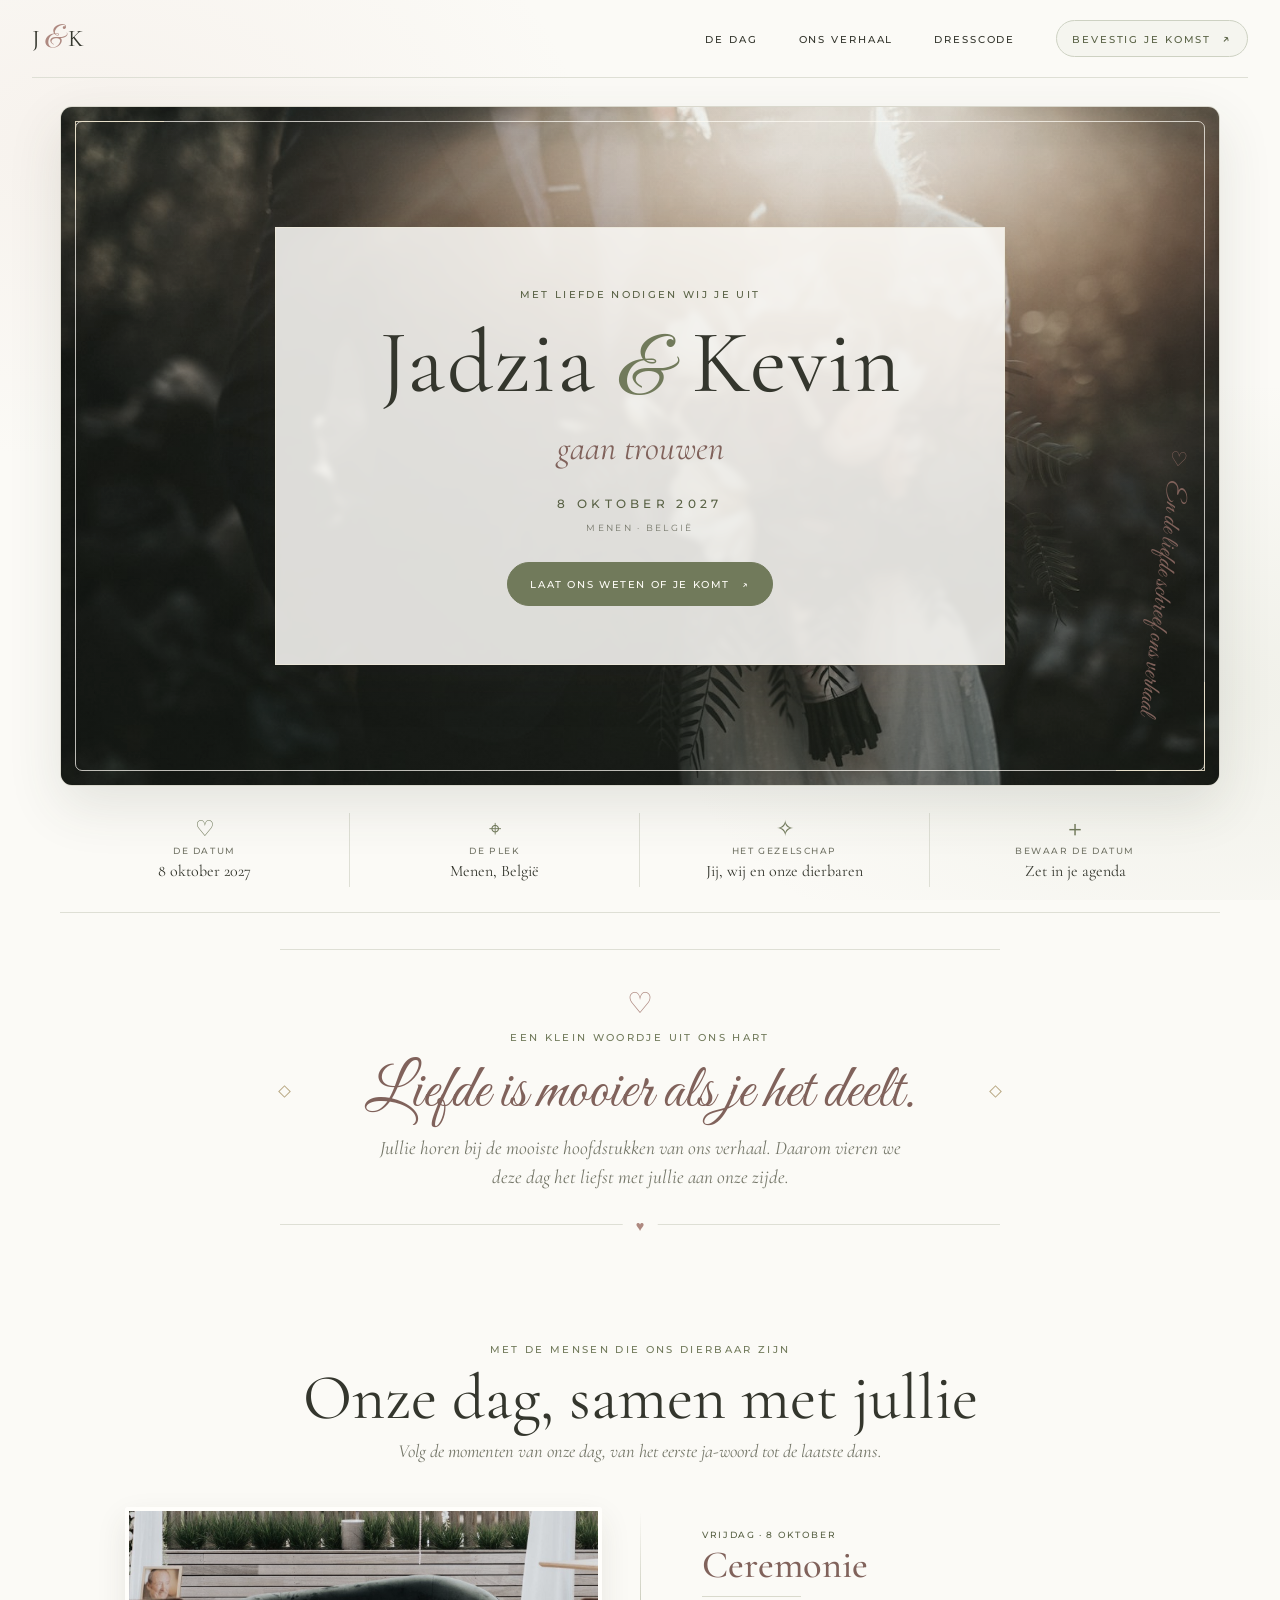
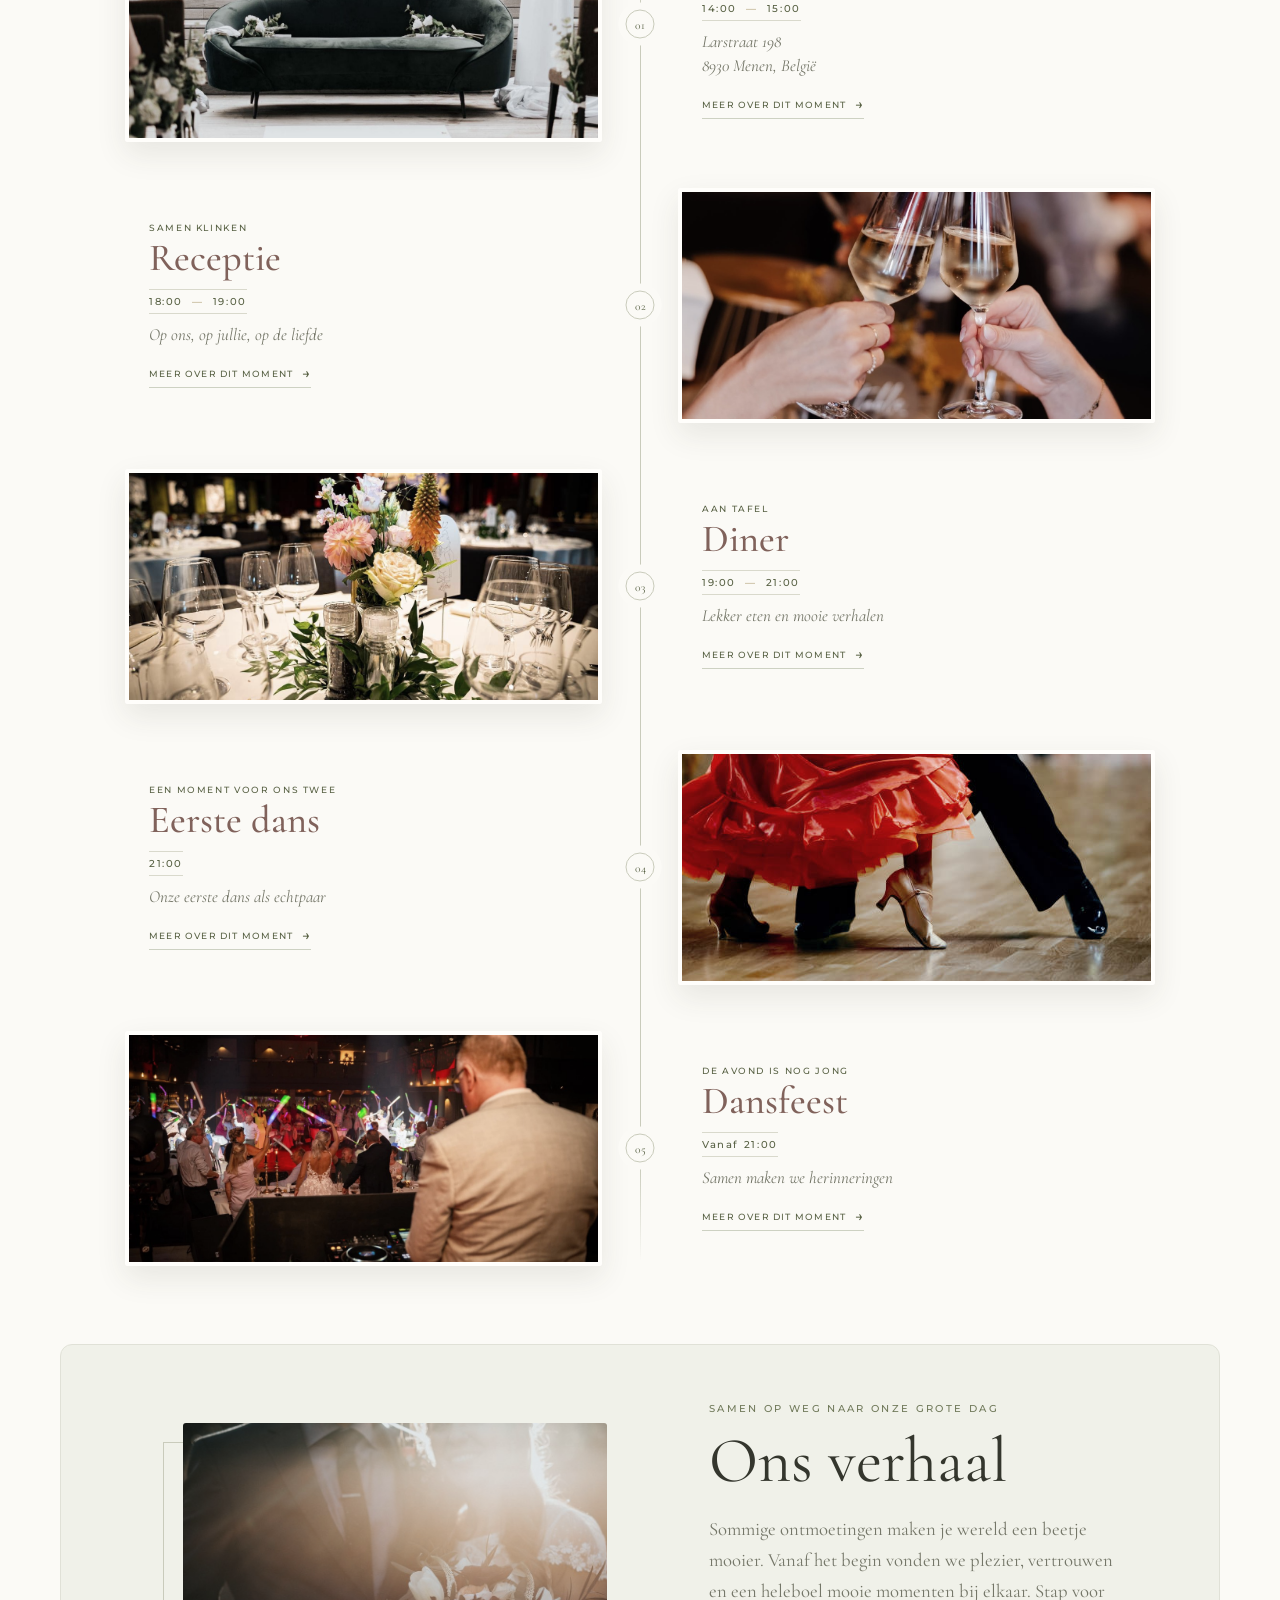
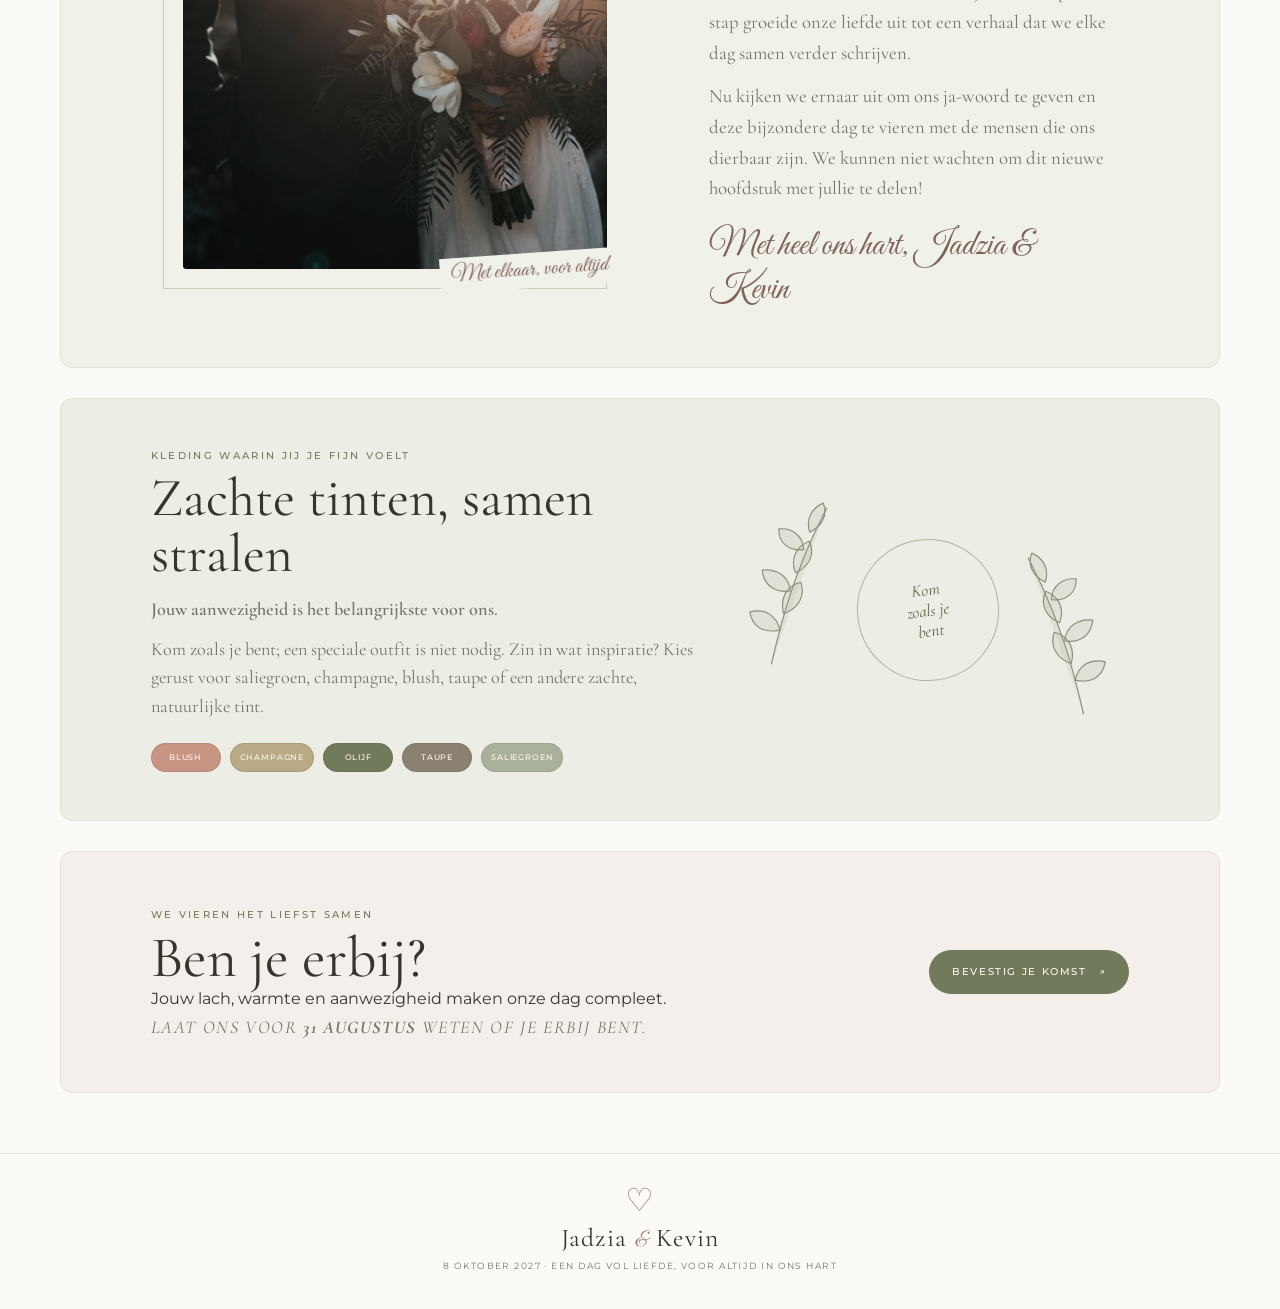
<file: index.html>
<!doctype html>
<html lang="nl">
  <head>
    <meta charset="UTF-8" />
    <meta name="viewport" content="width=device-width, initial-scale=1.0" />
    <meta
      name="description"
      content="Vier de liefde met Jadzia en Kevin op 8 oktober 2027. Bekijk het programma en bevestig je komst."
    />
    <title>Jadzia & Kevin — 8 oktober 2027</title>
    <link rel="preconnect" href="https://fonts.googleapis.com" />
    <link rel="preconnect" href="https://fonts.gstatic.com" crossorigin />
    <link
      href="https://fonts.googleapis.com/css2?family=Cormorant+Garamond:ital,wght@0,400;0,500;0,600;1,400;1,500&family=Great+Vibes&family=Montserrat:wght@300;400;500;600&display=swap"
      rel="stylesheet"
    />
    <link rel="stylesheet" href="style.css?v=20261029-5" />
    <link rel="icon" type="image/jpeg" href="J_K-removebg-preview.png" />
  </head>
  <body>
    <!-- Siteheader met navigatie naar de onderdelen van de uitnodiging. -->
    <header class="site-header">
      <a class="brand-mark" href="index.html" aria-label="Jadzia en Kevin, home">J<span>&</span>K</a>
      <nav class="site-nav" aria-label="Hoofdnavigatie">
        <a href="#onze-dag">De dag</a>
        <a href="#verhaal">Ons verhaal</a>
        <a href="#dresscode">Dresscode</a>
        <a class="nav-rsvp" href="inschrijving.html">bevestig je komst <span aria-hidden="true">↗</span></a>
      </nav>
    </header>

    <main class="home">
      <!-- Hoofduitnodiging met foto, namen en snelle RSVP-link. -->
      <section class="invitation-hero" aria-labelledby="invitation-title">
        <img
          class="hero-photo"
          src="event-ceremonie.jpg"
          alt="Een warme, romantische sfeer tijdens een trouwceremonie"
          fetchpriority="high"
        />
        <div class="hero-frame" aria-hidden="true"></div>
        <div class="hero-copy">
          <p class="eyebrow">Met liefde nodigen wij je uit</p>
          <h1 id="invitation-title">Jadzia <span>&</span> Kevin</h1>
          <p class="hero-intro">gaan trouwen</p>
          <p class="hero-date">8 oktober 2027</p>
          <p class="hero-place">Menen <span aria-hidden="true">·</span> België</p>
          <a class="button button-light" href="inschrijving.html">Laat ons weten of je komt <span aria-hidden="true">↗</span></a>
        </div>
        <span class="hero-side-note" aria-hidden="true">En de liefde schreef ons verhaal</span>
      </section>

      <!-- Praktische gegevens en link om de datum in de agenda op te slaan. -->
      <section class="detail-strip" aria-label="In het kort">
        <div class="detail-item">
          <span class="detail-icon" aria-hidden="true">♡</span>
          <p class="detail-label">De datum</p>
          <p class="detail-value">8 oktober 2027</p>
        </div>
        <div class="detail-item">
          <span class="detail-icon" aria-hidden="true">⌖</span>
          <p class="detail-label">De plek</p>
          <p class="detail-value">Menen, België</p>
        </div>
        <div class="detail-item">
          <span class="detail-icon" aria-hidden="true">✧</span>
          <p class="detail-label">Het gezelschap</p>
          <p class="detail-value">Jij, wij en onze dierbaren</p>
        </div>
        <a
          class="detail-item calendar-download"
          href="trouw-kevin-jadzia.ics"
          download="trouw-kevin-jadzia.ics"
          aria-label="Download onze trouwdag voor je agenda"
        >
          <span class="detail-icon" aria-hidden="true">＋</span>
          <span class="detail-label">Bewaar de datum</span>
          <span class="detail-value">Zet in je agenda</span>
        </a>
      </section>

      <!-- Persoonlijke boodschap van het bruidspaar. -->
      <section class="love-note" aria-label="Een persoonlijke boodschap">
        <span class="love-note-flourish" aria-hidden="true">♡</span>
        <p class="eyebrow">Een klein woordje uit ons hart</p>
        <h2>Liefde is mooier als je het deelt.</h2>
        <p>
          Jullie horen bij de mooiste hoofdstukken van ons verhaal. Daarom
          vieren we deze dag het liefst met jullie aan onze zijde.
        </p>
        <span class="love-note-heart" aria-hidden="true">♥</span>
      </section>

      <!-- Tijdlijn met per moment een knop die het bijbehorende detailvenster opent. -->
      <section class="day-section page-section" id="onze-dag" aria-labelledby="day-title">
        <header class="section-heading">
          <p class="eyebrow">Met de mensen die ons dierbaar zijn</p>
          <h2 id="day-title">Onze dag, samen met jullie</h2>
          <p>Volg de momenten van onze dag, van het eerste ja-woord tot de laatste dans.</p>
        </header>
        <div class="Timelinn">
          <!-- popup ceremonie -->
          <article
            class="ceremonie"
            data-location="Larstraat 198, 8930 Menen"
            data-detail="Het moment waarop we elkaar het ja-woord geven, omringd door de mensen die ons dierbaar zijn."
          >
            <button type="button" class="event-photo-action" aria-label="Open details over de ceremonie" aria-haspopup="dialog" aria-controls="timelineDialog">
              <img class="event-photo" src="ceremonie.jpg" alt="Sfeervolle trouwceremonie" loading="lazy" decoding="async" />
            </button>
            <div class="event-content">
              <span class="event-number" aria-hidden="true">01</span>
              <p class="event-date">Vrijdag <span>·</span> 8 oktober</p>
              <p class="title">Ceremonie</p>
              <time class="info" datetime="2027-10-08T14:00">14:00 <span>—</span> 15:00</time>
              <p class="sub-info">Larstraat 198<br />8930 Menen, België</p>
              <button type="button" class="event-more" aria-haspopup="dialog" aria-controls="timelineDialog">
                Meer over dit moment <span aria-hidden="true">&rarr;</span>
              </button>
            </div>
          </article>
          <!-- popup receptie -->
          <article class="ceremonie" data-detail="Na de ceremonie heffen we samen het glas. Er is tijd om elkaar te begroeten en gezellig bij te praten.">
            <button type="button" class="event-photo-action" aria-label="Open details over de receptie" aria-haspopup="dialog" aria-controls="timelineDialog">
              <img class="event-photo" src="receptie.jpg" alt="Feestelijk gedekte tafel voor de receptie" loading="lazy" decoding="async" />
            </button>
            <div class="event-content">
              <span class="event-number" aria-hidden="true">02</span>
              <p class="event-date">Samen klinken</p>
              <p class="title">Receptie</p>
              <time class="info" datetime="2027-10-08T18:00">18:00 <span>—</span> 19:00</time>
              <p class="sub-info">Op ons, op jullie, op de liefde</p>
              <button type="button" class="event-more" aria-haspopup="dialog" aria-controls="timelineDialog">
                Meer over dit moment <span aria-hidden="true">&rarr;</span>
              </button>
            </div>
          </article>
          <!-- popup diner -->
          <article class="ceremonie" data-detail="We genieten samen van het diner en nemen rustig de tijd voor mooie verhalen en elkaars gezelschap.">
            <button type="button" class="event-photo-action" aria-label="Open details over het diner" aria-haspopup="dialog" aria-controls="timelineDialog">
              <img class="event-photo" src="dinner.jpg" alt="Een mooi opgedekte tafel voor het diner" loading="lazy" decoding="async" />
            </button>
            <div class="event-content">
              <span class="event-number" aria-hidden="true">03</span>
              <p class="event-date">Aan tafel</p>
              <p class="title">Diner</p>
              <time class="info" datetime="2027-10-08T19:00">19:00 <span>—</span> 21:00</time>
              <p class="sub-info">Lekker eten en mooie verhalen</p>
              <button type="button" class="event-more" aria-haspopup="dialog" aria-controls="timelineDialog">
                Meer over dit moment <span aria-hidden="true">&rarr;</span>
              </button>
            </div>
          </article>
          <!-- popup eerste dans -->
          <article class="ceremonie" data-detail="Een bijzonder moment waarop we onze eerste dans als echtpaar met jullie delen.">
            <button type="button" class="event-photo-action" aria-label="Open details over de eerste dans" aria-haspopup="dialog" aria-controls="timelineDialog">
              <img class="event-photo" src="first-dance.jpg" alt="Trouwboeket in romantische belichting" loading="lazy" decoding="async" />
            </button>
            <div class="event-content">
              <span class="event-number" aria-hidden="true">04</span>
              <p class="event-date">Een moment voor ons twee</p>
              <p class="title">Eerste dans</p>
              <time class="info" datetime="2027-10-08T21:00">21:00</time>
              <p class="sub-info">Onze eerste dans als echtpaar</p>
              <button type="button" class="event-more" aria-haspopup="dialog" aria-controls="timelineDialog">
                Meer over dit moment <span aria-hidden="true">&rarr;</span>
              </button>
            </div>
          </article>
          <!-- popup dansfeest -->
          <article class="ceremonie" data-detail="Na de eerste dans vieren we de avond samen verder. We hopen jullie op de dansvloer te zien.">
            <button type="button" class="event-photo-action" aria-label="Open details over het dansfeest" aria-haspopup="dialog" aria-controls="timelineDialog">
              <img class="event-photo" src="dansfeest.jpg" alt="Sfeervolle lichtshow met dansende feestgangers" loading="lazy" decoding="async" />
            </button>
            <div class="event-content">
              <span class="event-number" aria-hidden="true">05</span>
              <p class="event-date">De avond is nog jong</p>
              <p class="title">Dansfeest</p>
              <time class="info" datetime="2027-10-08T21:00">Vanaf 21:00</time>
              <p class="sub-info">Samen maken we herinneringen</p>
              <button type="button" class="event-more" aria-haspopup="dialog" aria-controls="timelineDialog">
                Meer over dit moment <span aria-hidden="true">&rarr;</span>
              </button>
            </div>
          </article>
        </div>
      </section>

      <!-- Verhaal van Jadzia en Kevin. -->
      <section class="story-section page-section" id="verhaal" aria-labelledby="story-title">
        <div class="story-image-wrap">
          <img
            class="story-photo"
            src="event-ceremonie.jpg"
            alt="Een romantische sfeer voor de bijzondere dag van Jadzia en Kevin"
            loading="lazy"
            decoding="async"
          />
          <span class="image-caption">Met elkaar, voor altijd</span>
        </div>
        <div class="story-content">
          <p class="eyebrow">Samen op weg naar onze grote dag</p>
          <h2 class="story-title" id="story-title">Ons verhaal</h2>
          <p>
            Sommige ontmoetingen maken je wereld een beetje mooier. Vanaf het
            begin vonden we plezier, vertrouwen en een heleboel mooie momenten
            bij elkaar. Stap voor stap groeide onze liefde uit tot een verhaal
            dat we elke dag samen verder schrijven.
          </p>
          <p>
            Nu kijken we ernaar uit om ons ja-woord te geven en deze bijzondere
            dag te vieren met de mensen die ons dierbaar zijn. We kunnen niet
            wachten om dit nieuwe hoofdstuk met jullie te delen!
          </p>
          <span class="story-signature">Met heel ons hart, Jadzia & Kevin</span>
        </div>
      </section>

      <!-- Kledinginspiratie in de kleuren van de site. -->
      <section class="dresscode-section page-section" id="dresscode" aria-labelledby="dresscode-title">
        <div class="dresscode-copy">
          <p class="eyebrow">Kleding waarin jij je fijn voelt</p>
          <h2 id="dresscode-title">Zachte tinten, samen stralen</h2>
          <p class="dresscode-lead">Jouw aanwezigheid is het belangrijkste voor ons.</p>
          <p>
            Kom zoals je bent; een speciale outfit is niet nodig. Zin in wat
            inspiratie? Kies gerust voor saliegroen, champagne, blush, taupe of een andere zachte, natuurlijke tint.
          </p>
          <ul class="autumn-colors" aria-label="Kleureninspiratie voor onze trouwdag">
            <li class="autumn-color autumn-color-orange"><span>Blush</span></li>
            <li class="autumn-color autumn-color-yellow"><span>Champagne</span></li>
            <li class="autumn-color autumn-color-red"><span>Olijf</span></li>
            <li class="autumn-color autumn-color-brown"><span>Taupe</span></li>
            <li class="autumn-color autumn-color-sage"><span>Saliegroen</span></li>
          </ul>
        </div>
        <div class="dresscode-art" aria-hidden="true">
          <span class="botanical botanical-one">
            <svg viewBox="0 0 150 200" focusable="false">
              <path d="M22 190C43 145 73 83 130 14" />
              <path d="M41 151C19 151 8 139 9 121 28 120 41 132 41 151Z" />
              <path d="M50 132C70 129 81 116 79 98 60 99 49 112 50 132Z" />
              <path d="M64 106C43 104 33 91 35 73 54 75 66 88 64 106Z" />
              <path d="M75 85C94 81 104 67 100 50 82 53 72 67 75 85Z" />
              <path d="M91 59C72 57 62 44 66 27 83 29 94 42 91 59Z" />
              <path d="M103 39C120 35 130 22 127 7 111 10 101 23 103 39Z" />
            </svg>
          </span>
          <span class="dresscode-seal">Kom<br />zoals je<br />bent</span>
          <span class="botanical botanical-two">
            <svg viewBox="0 0 150 200" focusable="false">
              <path d="M22 190C43 145 73 83 130 14" />
              <path d="M41 151C19 151 8 139 9 121 28 120 41 132 41 151Z" />
              <path d="M50 132C70 129 81 116 79 98 60 99 49 112 50 132Z" />
              <path d="M64 106C43 104 33 91 35 73 54 75 66 88 64 106Z" />
              <path d="M75 85C94 81 104 67 100 50 82 53 72 67 75 85Z" />
              <path d="M91 59C72 57 62 44 66 27 83 29 94 42 91 59Z" />
              <path d="M103 39C120 35 130 22 127 7 111 10 101 23 103 39Z" />
            </svg>
          </span>
        </div>
      </section>

      <!-- Laatste uitnodiging om de komst te bevestigen. -->
      <section class="rsvp-banner" aria-labelledby="rsvp-title">
        <div>
          <p class="eyebrow">We vieren het liefst samen</p>
          <h2 id="rsvp-title">Ben je erbij?</h2>
          <p>Jouw lach, warmte en aanwezigheid maken onze dag compleet.</p>
          <p class="rsvp-deadline">Laat ons voor <strong>31 augustus</strong> weten of je erbij bent.</p>
        </div>
        <a class="button button-dark" href="inschrijving.html">Bevestig je komst <span aria-hidden="true">↗</span></a>
      </section>
    </main>

    <!-- Dit venster wordt gevuld met de gegevens van het gekozen tijdlijnmoment. -->
    <dialog class="timeline-dialog" id="timelineDialog" aria-labelledby="timelineDialogTitle">
      <div class="timeline-dialog-panel">
        <button type="button" class="timeline-dialog-close" aria-label="Venster sluiten">&times;</button>
        <p class="eyebrow" id="timelineDialogDate"></p>
        <h2 id="timelineDialogTitle"></h2>
        <p class="timeline-dialog-row"><span class="timeline-dialog-label">Tijd</span><span id="timelineDialogTime"></span></p>
        <p class="timeline-dialog-row timeline-dialog-location" id="timelineDialogLocationRow" hidden><span class="timeline-dialog-label">Locatie</span><span id="timelineDialogLocation"></span></p>
        <p class="timeline-dialog-copy" id="timelineDialogDetail"></p>
      </div>
    </dialog>

    <!-- Afsluiting van de uitnodigingspagina. -->
    <footer class="site-footer">
      <span class="footer-flourish" aria-hidden="true">♡</span>
      <p class="footer-names">Jadzia <span>&</span> Kevin</p>
      <p>8 oktober 2027 <span aria-hidden="true">·</span> Een dag vol liefde, voor altijd in ons hart</p>
    </footer>
    <!-- Regelt het openen en sluiten van de tijdlijnvensters. -->
    <script src="timeline.js"></script>
  </body>
</html>
</file>
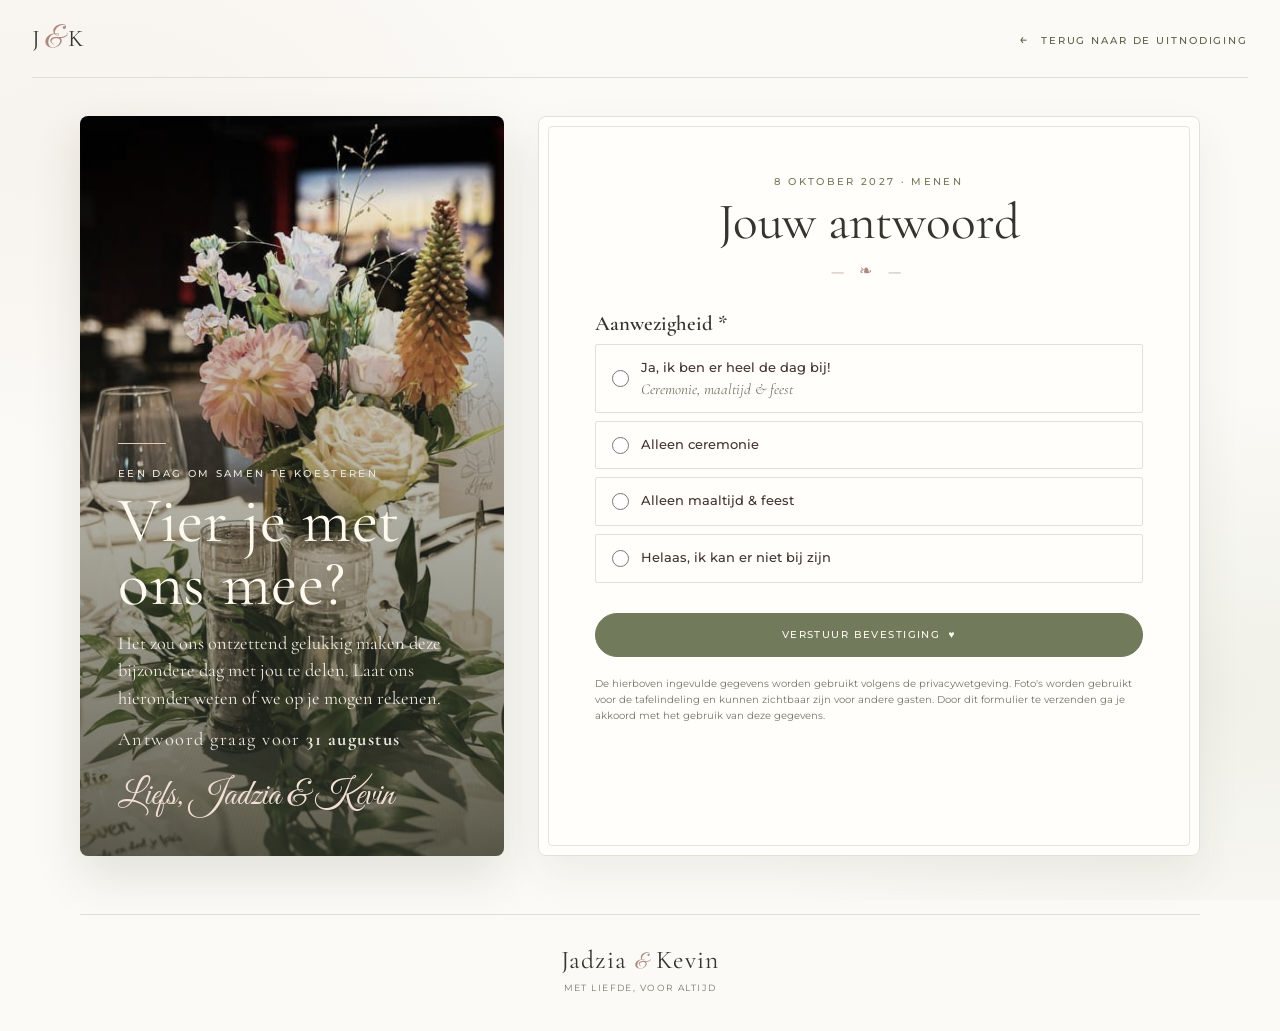
<file: inschrijving.html>
<!doctype html>
<html lang="nl">
  <head>
    <meta charset="UTF-8" />
    <meta name="viewport" content="width=device-width, initial-scale=1.0" />
    <meta
      name="description"
      content="Laat Jadzia en Kevin weten of je erbij bent op 8 oktober 2027."
    />
    <title>Jadzia & Kevin — 8 oktober 2027</title>
    <link rel="preconnect" href="https://fonts.googleapis.com" />
    <link rel="preconnect" href="https://fonts.gstatic.com" crossorigin />
    <link
      href="https://fonts.googleapis.com/css2?family=Cormorant+Garamond:ital,wght@0,400;0,500;0,600;1,400;1,500&family=Great+Vibes&family=Montserrat:wght@300;400;500;600&display=swap"
      rel="stylesheet"
    />
    <link rel="stylesheet" href="style.css?v=20261029-7" />
    <link rel="icon" type="image/jpeg" href="J_K-removebg-preview.png" />
  </head>
  <body class="inschrijving">
    <!-- Compacte navigatie terug naar de hoofduitnodiging. -->
    <header class="site-header compact-header">
      <a class="brand-mark" href="index.html" aria-label="Terug naar Jadzia en Kevin">J<span>&</span>K</a>
      <a class="back-link" href="index.html"><span aria-hidden="true">←</span> Terug naar de uitnodiging</a>
    </header>

    <main class="rsvp-layout">
      <!-- Introductie en persoonlijke boodschap naast het formulier. -->
      <aside class="rsvp-intro">
        <img
          class="rsvp-photo"
          src="dinner.jpg"
          alt="Een warm gedekte tafel voor een feestelijke avond"
          fetchpriority="high"
        />
        <div class="rsvp-intro-copy">
          <p class="eyebrow">Een dag om samen te koesteren</p>
          <h1>Vier je met ons mee?</h1>
          <p>
            Het zou ons ontzettend gelukkig maken deze bijzondere dag met jou
            te delen. Laat ons hieronder weten of we op je mogen rekenen.
          </p>
          <p class="rsvp-deadline">Antwoord graag voor <strong>31 augustus</strong></p>
          <span class="rsvp-signature">Liefs, Jadzia & Kevin</span>
        </div>
      </aside>

      <!-- Inschrijfformulier en bedankbericht na verzending. -->
      <section class="rsvp-card" aria-labelledby="rsvp-heading">
        <div class="section-heading rsvp-heading">
          <p class="eyebrow">8 oktober 2027 · Menen</p>
          <h2 id="rsvp-heading">Jouw antwoord</h2>
          <span class="heading-flourish" aria-hidden="true">— ❧ —</span>
        </div>

        <!-- De RSVP-scriptlogica haalt de antwoorden uit dit formulier op. -->
        <form id="rsvpForm">
          <!-- De keuze bepaalt of de extra gastvelden zichtbaar zijn. -->
          <div class="form-group" role="group" aria-label="Kies je aanwezigheid">
            <label>Aanwezigheid *</label>

            <div class="radio-card">
              <input type="radio" id="opt_beide" name="aanwezigheid" value="Ja Ceremonie en maaltijd en feest" required />
              <label for="opt_beide">
                <span class="radio-title">Ja, ik ben er heel de dag bij!</span>
                <span class="radio-desc">Ceremonie, maaltijd & feest</span>
              </label>
            </div>

            <div class="radio-card">
              <input type="radio" id="opt_ceremonie" name="aanwezigheid" value="Alleen ceremonie" />
              <label for="opt_ceremonie">
                <span class="radio-title">Alleen ceremonie</span>
              </label>
            </div>

            <div class="radio-card">
              <input type="radio" id="opt_maaltijd" name="aanwezigheid" value="Alleen Maaltijd en Feest" />
              <label for="opt_maaltijd">
                <span class="radio-title">Alleen maaltijd & feest</span>
              </label>
            </div>

            <div class="radio-card">
              <input type="radio" id="opt_neen" name="aanwezigheid" value="neen" />
              <label for="opt_neen">
                <span class="radio-title">Helaas, ik kan er niet bij zijn</span>
              </label>
            </div>
          </div>

          <!-- Aantal extra gasten en hun gegevens worden dynamisch bijgewerkt. -->
          <div class="form-group conditional" id="aantalGezinsledenContainer">
            <label for="aantalGezinsleden">Hoeveel extra gezinsleden of partners komen er mee?</label>
            <p class="sub-label-info">Jouw niet meegeteld</p>
            <input type="number" id="aantalGezinsleden" name="aantalGezinsleden" min="0" value="0" />
          </div>

          <div class="form-group conditional" id="gezinsDieetContainer">
            <label id="gastenLijstTitel">Gegevens van de gasten</label>
            <div id="gezinsledenLijst"></div>
            <button type="button" id="voegGezinslidToeBtn" class="btn-secondary">+ Extra gezinslid toevoegen</button>
          </div>

          <button type="submit" class="btn-primary">Verstuur bevestiging <span aria-hidden="true">♥</span></button>
          <p class="paragraph">
            De hierboven ingevulde gegevens worden gebruikt volgens de privacywetgeving.
            Foto's worden gebruikt voor de tafelindeling en kunnen zichtbaar zijn voor
            andere gasten. Door dit formulier te verzenden ga je akkoord met het gebruik
            van deze gegevens.
          </p>
        </form>

        <!-- Dit bericht vervangt het formulier na verzending. -->
        <div id="succesBericht" class="success-message hidden">
          <div class="heart-icon" aria-hidden="true">♥</div>
          <h2>Dank je wel!</h2>
          <p>Je antwoord en foto('s) zijn liefdevol ontvangen. We kijken er enorm naar uit om deze fantastische dag samen te vieren!</p>
          <a href="index.html" class="btn-nav-home">Terug naar de uitnodiging</a>
        </div>
      </section>
    </main>

    <!-- Footer van de RSVP-pagina. -->
    <footer class="site-footer rsvp-footer">
      <p class="footer-names">Jadzia <span>&</span> Kevin</p>
      <p>Met liefde, voor altijd</p>
    </footer>

    <!-- Regelt de dynamische velden en verzending van de RSVP. -->
    <script src="script.js"></script>
  </body>
</html>
</file>
<file: style.css>
/* Kleuren, typografie en andere globale ontwerpvariabelen. */
:root {
  color-scheme: light;
  --paper: #fbfaf6;
  --paper-deep: #f0efe7;
  --ink: #34362d;
  --muted: #747668;
  --text-muted: var(--muted);
  --line: #dedfd5;
  --olive: #717a5b;
  --olive-dark: #596245;
  --rust: #ae8980;
  --rust-dark: #80625b;
  --ochre: #b9a984;
  --sage: #e8eadf;
  --blush: #f1e2dc;
  --display: "Cormorant Garamond", Georgia, serif;
  --script: "Great Vibes", cursive;
  --body: "Montserrat", sans-serif;
}

* {
  box-sizing: border-box;
  margin: 0;
  padding: 0;
}

html {
  overflow-x: clip;
  scroll-behavior: smooth;
}

body {
  min-width: 320px;
  color: var(--ink);
  background: var(--paper);
  font-family: var(--body);
  -webkit-font-smoothing: antialiased;
}

body::before {
  position: fixed;
  z-index: -1;
  inset: 0;
  background:
    radial-gradient(ellipse at 7% 16%, rgba(225, 201, 190, .17), transparent 31rem),
    radial-gradient(ellipse at 94% 77%, rgba(159, 168, 137, .12), transparent 34rem),
    var(--paper);
  content: "";
}

a {
  color: inherit;
}

button,
input {
  font: inherit;
}

::selection {
  color: var(--paper);
  background: var(--olive);
}

/* Header en navigatie van beide pagina's. */
.site-header {
  position: relative;
  z-index: 5;
  display: flex;
  width: min(100% - 64px, 1240px);
  min-height: 78px;
  margin: 0 auto;
  align-items: center;
  justify-content: space-between;
  border-bottom: 1px solid var(--line);
}

.brand-mark {
  color: var(--ink);
  font-family: var(--display);
  font-size: 1.5rem;
  letter-spacing: 0.12em;
  text-decoration: none;
}

.brand-mark span {
  padding: 0 2px;
  color: var(--olive);
  font-family: var(--script);
  font-size: 1.25em;
}

.site-nav {
  display: flex;
  align-items: center;
  gap: clamp(18px, 3.2vw, 48px);
}

.site-nav a,
.back-link {
  color: var(--ink);
  font-size: 0.62rem;
  font-weight: 500;
  letter-spacing: 0.19em;
  text-decoration: none;
  text-transform: uppercase;
  transition: color 0.2s ease;
}

.site-nav a:hover,
.back-link:hover {
  color: var(--rust-dark);
}

.site-nav .nav-rsvp {
  padding: 10px 15px;
  border: 1px solid #cdd1c2;
  border-radius: 30px;
  background: #f5f5ef;
  color: var(--olive-dark);
}

.site-nav .nav-rsvp:hover {
  border-color: var(--olive);
  background: var(--olive);
  color: #fffdf8;
}

.nav-rsvp span {
  margin-left: 6px;
  font-size: 0.8rem;
}

/* Hoofduitnodiging: fotobanner en tekst in het midden. */
.home {
  width: min(100% - 64px, 1240px);
  max-width: 1160px;
  margin: 0 auto;
}

.invitation-hero {
  position: relative;
  display: grid;
  min-height: min(680px, 72vw);
  min-height: clamp(480px, 58vw, 680px);
  margin: 28px 0 0;
  place-items: center;
  overflow: hidden;
  isolation: isolate;
  background: #d7d2c4;
  text-align: center;
}

.hero-photo,
.rsvp-photo {
  position: absolute;
  z-index: -2;
  inset: 0;
  width: 100%;
  height: 100%;
  object-fit: cover;
}

.hero-photo {
  object-position: center 47%;
  filter: saturate(0.68);
}

.invitation-hero::before {
  position: absolute;
  z-index: -1;
  inset: 0;
  background:
    radial-gradient(ellipse at 50% 42%, rgba(114, 59, 49, 0.08), transparent 44%),
    linear-gradient(180deg, rgba(47, 38, 35, 0.17), rgba(56, 38, 34, 0.54));
  content: "";
}

.hero-frame {
  position: absolute;
  z-index: -1;
  inset: 18px;
  border: 1px solid rgba(255, 250, 239, 0.72);
  pointer-events: none;
}

.hero-frame::before,
.hero-frame::after {
  position: absolute;
  width: 88px;
  height: 88px;
  border-color: rgba(235, 219, 184, 0.8);
  border-style: solid;
  content: "";
}

.hero-frame::before {
  top: -1px;
  left: -1px;
  border-width: 1px 0 0 1px;
}

.hero-frame::after {
  right: -1px;
  bottom: -1px;
  border-width: 0 1px 1px 0;
}

.hero-copy {
  width: min(780px, 90%);
  padding: 50px 20px;
  color: #fffaf0;
}

.eyebrow {
  color: var(--olive);
  font-size: 0.61rem;
  font-weight: 500;
  letter-spacing: 0.24em;
  line-height: 1.8;
  text-transform: uppercase;
}

.hero-copy .eyebrow {
  color: #f3dfd1;
}

.hero-copy h1 {
  margin: 14px 0 3px;
  color: #fffaf0;
  font-family: var(--script);
  font-size: clamp(3rem, 7vw, 6.2rem);
  font-weight: 400;
  letter-spacing: 0;
  line-height: 1.12;
  text-shadow: 0 4px 24px rgba(37, 22, 19, 0.24);
  white-space: nowrap;
}

.hero-copy h1 span,
.footer-names span {
  color: #d9c89e;
  font-family: var(--script);
  font-size: 0.82em;
  font-weight: 400;
}

.hero-intro {
  margin-top: 8px;
  color: #f5eee0;
  font-family: var(--display);
  font-size: clamp(1.55rem, 3vw, 2.15rem);
  font-style: italic;
}

.hero-date {
  margin-top: 27px;
  color: #fffaf0;
  font-size: 0.75rem;
  font-weight: 500;
  letter-spacing: 0.36em;
  text-transform: uppercase;
}

.hero-place {
  margin-top: 11px;
  color: #f1dfbd;
  font-size: 0.58rem;
  letter-spacing: 0.25em;
  text-transform: uppercase;
}

.button {
  display: inline-flex;
  min-height: 44px;
  margin-top: 29px;
  padding: 0 22px;
  align-items: center;
  justify-content: center;
  gap: 12px;
  border: 1px solid transparent;
  border-radius: 2px;
  font-size: 0.6rem;
  font-weight: 500;
  letter-spacing: 0.17em;
  text-decoration: none;
  text-transform: uppercase;
  transition: background 0.2s ease, color 0.2s ease, transform 0.2s ease;
}

.button:hover {
  transform: translateY(-2px);
}

.button-light {
  border-color: rgba(255, 250, 239, 0.76);
  background: rgba(42, 48, 34, 0.64);
  color: #fffaf0;
}

.button-light:hover {
  background: var(--olive-dark);
}

.hero-side-note {
  position: absolute;
  top: 50%;
  right: 40px;
  color: rgba(255, 239, 226, 0.92);
  font-family: var(--script);
  font-size: 1.6rem;
  transform: rotate(7deg);
  writing-mode: vertical-rl;
}

.hero-side-note::before {
  margin-bottom: 10px;
  content: "\2661";
  font-family: var(--display);
  font-size: 1.25rem;
  text-align: center;
}

.hero-frame::before,
.hero-frame::after {
  border-color: rgba(242, 220, 202, 0.88);
}

/* Persoonlijke boodschap onder de uitnodiging. */
.love-note {
  position: relative;
  max-width: 720px;
  margin: 36px auto 4px;
  padding: 36px 36px 31px;
  border-top: 1px solid var(--line);
  border-bottom: 1px solid var(--line);
  text-align: center;
}

.love-note::before,
.love-note::after {
  position: absolute;
  top: 50%;
  width: 7px;
  height: 7px;
  border: 1px solid var(--ochre);
  content: "";
  transform: rotate(45deg);
}

.love-note::before { left: 0; }
.love-note::after { right: 0; }

.love-note-flourish {
  display: block;
  margin-bottom: 8px;
  color: var(--rust);
  font-family: var(--display);
  font-size: 1.8rem;
}

.love-note h2 {
  margin-top: 7px;
  color: var(--rust-dark);
  font-family: var(--script);
  font-size: clamp(2.7rem, 5vw, 3.8rem);
  font-weight: 400;
}

.love-note > p:not(.eyebrow) {
  max-width: 540px;
  margin: 4px auto 0;
  color: var(--muted);
  font-family: var(--display);
  font-size: 1.2rem;
  font-style: italic;
  line-height: 1.55;
}

.love-note-heart {
  position: absolute;
  bottom: -11px;
  left: 50%;
  padding: 0 13px;
  background: var(--paper);
  color: var(--rust);
  font-size: 0.9rem;
  transform: translateX(-50%);
}

/* Korte praktische gegevens en kalenderlink. */
.detail-strip {
  display: grid;
  grid-template-columns: repeat(4, minmax(0, 1fr));
  padding: 27px 0 25px;
  border-bottom: 1px solid var(--line);
}

.detail-item {
  display: flex;
  min-width: 0;
  min-height: 74px;
  padding: 5px 16px;
  flex-direction: column;
  align-items: center;
  justify-content: center;
  border-right: 1px solid var(--line);
  text-align: center;
  text-decoration: none;
}

.detail-item:last-child {
  border-right: 0;
}

.detail-icon {
  margin-bottom: 5px;
  color: var(--olive);
  font-family: var(--display);
  font-size: 1.35rem;
  line-height: 1;
}

.detail-label {
  color: var(--muted);
  font-size: 0.55rem;
  font-weight: 500;
  letter-spacing: 0.18em;
  text-transform: uppercase;
}

.detail-value {
  margin-top: 5px;
  color: var(--ink);
  font-family: var(--display);
  font-size: 1rem;
}

.calendar-download {
  transition: background 0.2s ease;
}

.calendar-download:hover {
  background: rgba(100, 109, 77, 0.08);
}

/* Tijdlijn van de trouwdag. */
.page-section {
  margin: 0 auto;
  scroll-margin-top: 35px;
}

.day-section {
  padding: clamp(66px, 9vw, 112px) 0 78px;
}

.section-heading {
  margin-bottom: 45px;
  text-align: center;
}

.section-heading h2,
.dresscode-copy h2,
.rsvp-banner h2 {
  margin-top: 5px;
  color: var(--ink);
  font-family: var(--display);
  font-size: clamp(2.6rem, 5vw, 4.5rem);
  font-weight: 400;
  line-height: 1.05;
}

.section-heading > p:last-child {
  margin-top: 9px;
  color: var(--muted);
  font-family: var(--display);
  font-size: 1.15rem;
  font-style: italic;
}

.Timelinn {
  position: relative;
  display: grid;
  max-width: 1030px;
  margin: 0 auto;
  gap: 46px 0;
}

.Timelinn::before {
  position: absolute;
  top: 5px;
  bottom: 5px;
  left: 50%;
  width: 1px;
  background: linear-gradient(180deg, transparent, #c8b99a 6%, #c8b99a 94%, transparent);
  content: "";
}

.ceremonie {
  position: relative;
  display: grid;
  min-height: 235px;
  grid-template-columns: minmax(0, 1fr) minmax(0, 1fr);
  align-items: center;
  gap: 76px;
  min-width: 0;
  text-align: left;
}

.ceremonie:nth-child(even) .event-photo-action {
  grid-column: 2;
  grid-row: 1;
}

.ceremonie:nth-child(even) .event-content {
  grid-column: 1;
  grid-row: 1;
}

.ceremonie:nth-child(odd) .event-content {
  grid-column: 2;
}

.event-content {
  position: relative;
  min-width: 0;
  padding: 20px 24px;
}

.event-number {
  position: absolute;
  z-index: 1;
  top: 50%;
  left: -38px;
  display: grid;
  width: 29px;
  height: 29px;
  place-items: center;
  border: 1px solid #c8b99a;
  border-radius: 50%;
  background: var(--paper);
  box-shadow: 0 0 0 7px var(--paper);
  color: var(--rust);
  font-family: var(--display);
  font-size: 0.72rem;
  transform: translate(-50%, -50%);
}

.ceremonie:nth-child(even) .event-number {
  right: -38px;
  left: auto;
  transform: translate(50%, -50%);
}

.event-photo-action {
  display: block;
  width: 100%;
  height: 235px;
  padding: 0;
  border: 0;
  background: transparent;
  cursor: pointer;
}

.event-photo {
  display: block;
  width: 100%;
  height: 100%;
  border: 4px solid #fffefa;
  border-radius: 3px;
  box-shadow: 0 12px 30px rgba(55, 58, 44, 0.1);
  object-fit: cover;
  filter: saturate(0.72);
  transition: filter 0.35s ease, transform 0.35s ease;
}

.ceremonie:hover .event-photo {
  filter: saturate(0.95);
  transform: translateY(-3px);
}


.event-date {
  margin-bottom: 5px;
  color: var(--rust);
  font-size: 0.57rem;
  font-weight: 500;
  letter-spacing: 0.18em;
  text-transform: uppercase;
}

.title {
  color: var(--rust-dark);
  font-family: var(--display);
  font-size: clamp(1.9rem, 3vw, 2.6rem);
  font-weight: 500;
  line-height: 1.05;
}

.info {
  display: inline-flex;
  margin-top: 10px;
  padding: 5px 0;
  align-items: center;
  gap: 9px;
  border-top: 1px solid #d7cdbb;
  border-bottom: 1px solid #d7cdbb;
  color: var(--olive-dark);
  font-size: 0.63rem;
  font-weight: 500;
  letter-spacing: 0.16em;
}

.info span { color: var(--ochre); }

.sub-info {
  margin-top: 9px;
  color: var(--muted);
  font-family: var(--display);
  font-size: 1.06rem;
  font-style: italic;
  line-height: 1.4;
}

/* Verhaal en bijbehorende foto. */
.story-section {
  display: grid;
  grid-template-columns: minmax(0, 1fr) minmax(0, 0.92fr);
  align-items: center;
  gap: clamp(38px, 8vw, 112px);
  padding: 55px clamp(35px, 8vw, 110px);
  border: 1px solid #e0e1d7;
  border-radius: 12px;
  background: #f0f1e9;
}

.story-image-wrap {
  position: relative;
  padding: 0 0 20px 20px;
}

.story-image-wrap::before {
  position: absolute;
  inset: 19px 0 0 0;
  border: 1px solid #c9cbbb;
  content: "";
}

.story-photo {
  position: relative;
  display: block;
  width: 100%;
  aspect-ratio: 0.95;
  object-fit: cover;
  filter: saturate(0.72);
  border-radius: 3px;
}

.image-caption {
  position: absolute;
  right: -12px;
  bottom: 1px;
  padding: 4px 11px;
  background: #f0f1e9;
  color: var(--rust-dark);
  font-family: var(--script);
  font-size: 1.35rem;
  transform: rotate(-4deg);
}

.story-content {
  color: var(--muted);
}

.story-title {
  margin: 5px 0 15px;
  color: var(--ink);
  font-family: var(--display);
  font-size: clamp(2.8rem, 5vw, 4.4rem);
  font-weight: 400;
}

.story-content > p:not(.eyebrow) {
  margin-top: 12px;
  font-family: var(--display);
  font-size: 1.17rem;
  line-height: 1.65;
}

.story-signature,
.rsvp-signature {
  display: block;
  margin-top: 20px;
  color: var(--olive);
  font-family: var(--script);
  font-size: 2rem;
}

.story-signature {
  color: var(--rust-dark);
  font-size: 2.2rem;
}

/* Dresscode, kleurstalen en botanische illustraties. */
.dresscode-section {
  display: grid;
  min-height: 300px;
  margin-top: 30px;
  grid-template-columns: minmax(0, 1.1fr) minmax(230px, 0.8fr);
  align-items: center;
  gap: 20px;
  padding: 48px clamp(32px, 7vw, 90px);
  overflow: hidden;
  border: 1px solid #dfe1d6;
  border-radius: 12px;
  background: #eceee5;
}

.dresscode-copy h2 {
  font-size: clamp(2.5rem, 4.2vw, 3.8rem);
}

.dresscode-copy > p:not(.eyebrow) {
  max-width: 570px;
  margin-top: 12px;
  color: var(--muted);
  font-family: var(--display);
  font-size: 1.14rem;
  line-height: 1.55;
}

.dresscode-copy .dresscode-lead {
  color: var(--ink);
  font-weight: 600;
}

.autumn-colors {
  display: flex;
  margin-top: 23px;
  flex-wrap: wrap;
  gap: 9px;
  list-style: none;
}

.autumn-color {
  display: grid;
  min-width: 70px;
  min-height: 29px;
  padding: 0 9px;
  place-items: center;
  border: 1px solid rgba(41, 43, 35, 0.1);
  border-radius: 50px;
  color: #fffaf0;
  font-size: 0.52rem;
  font-weight: 500;
  letter-spacing: 0.1em;
  text-transform: uppercase;
}

.autumn-color-orange { background: #c89484; }
.autumn-color-yellow { background: #b9a984; }
.autumn-color-red { background: #717a5b; }
.autumn-color-brown { background: #8a8170; }
.autumn-color-sage { background: #aab19a; }

.dresscode-art {
  position: relative;
  display: grid;
  min-height: 215px;
  place-items: center;
  color: var(--olive);
}

.dresscode-seal {
  display: grid;
  width: 142px;
  height: 142px;
  place-items: center;
  border: 1px solid rgba(113, 122, 91, 0.5);
  border-radius: 50%;
  color: var(--olive-dark);
  font-family: var(--display);
  font-size: 1.05rem;
  font-style: italic;
  line-height: 1.25;
  text-align: center;
  transform: rotate(-8deg);
}

.botanical {
  position: absolute;
  z-index: 0;
  display: block;
  width: 120px;
  height: 165px;
  color: var(--olive-dark);
  opacity: 0.66;
}

.botanical svg {
  width: 100%;
  height: 100%;
  overflow: visible;
  fill: rgba(114, 122, 96, 0.15);
  stroke: currentColor;
  stroke-width: 1.5;
  stroke-linecap: round;
  stroke-linejoin: round;
}

.botanical-one {
  top: 0;
  left: 3%;
  transform: rotate(-12deg);
}

.botanical-two {
  right: 3%;
  bottom: 0;
  transform: scaleX(-1) rotate(-12deg);
}

/* RSVP-oproep onderaan de hoofdpagina. */
.rsvp-banner {
  display: flex;
  margin: 30px 0 60px;
  padding: clamp(30px, 5vw, 54px) clamp(28px, 7vw, 90px);
  align-items: center;
  justify-content: space-between;
  gap: 26px;
  border-radius: 12px;
  background: #f4efea;
  border: 1px solid var(--line);
}

.rsvp-banner h2 {
  font-size: clamp(2.6rem, 4.5vw, 4rem);
}

.rsvp-banner > div > p:last-child {
  margin-top: 8px;
  color: var(--muted);
  font-family: var(--display);
  font-size: 1.12rem;
  font-style: italic;
}

.rsvp-banner .rsvp-deadline {
  margin-top: 7px;
  color: var(--rust);
  font-family: var(--body);
  font-size: 0.65rem;
  font-style: normal;
  letter-spacing: 0.09em;
  text-transform: uppercase;
}

.button-dark {
  flex: 0 0 auto;
  margin-top: 0;
  border-radius: 30px;
  background: var(--olive);
  color: #fffaf0;
}

.button-dark:hover {
  background: var(--olive-dark);
}

.site-footer {
  padding: 27px 20px 38px;
  border-top: 1px solid var(--line);
  color: var(--muted);
  font-size: 0.56rem;
  letter-spacing: 0.16em;
  text-align: center;
  text-transform: uppercase;
}

.footer-flourish {
  color: var(--olive);
  font-family: var(--display);
  font-size: 2rem;
}

.footer-names {
  margin: 2px 0 6px;
  color: var(--ink);
  font-family: var(--display);
  font-size: 1.6rem;
  letter-spacing: 0.05em;
  text-transform: none;
}

/* Inschrijfpagina: intro, RSVP-formulier en bedankbericht. */
.compact-header {
  width: min(100% - 64px, 1240px);
}

.compact-header .back-link {
  color: var(--olive-dark);
}

.back-link span {
  margin-right: 7px;
  font-size: 0.9rem;
}

.rsvp-layout {
  display: grid;
  width: min(100% - 64px, 1120px);
  min-height: calc(100svh - 160px);
  margin: 38px auto 58px;
  grid-template-columns: minmax(280px, 0.78fr) minmax(0, 1.22fr);
  align-items: stretch;
  border: 1px solid var(--line);
  background: rgba(255, 253, 248, 0.85);
}

.rsvp-intro {
  position: relative;
  display: flex;
  min-height: 650px;
  padding: 38px;
  flex-direction: column;
  justify-content: flex-end;
  overflow: hidden;
  isolation: isolate;
  color: #fffaf0;
}

.rsvp-intro::after {
  position: absolute;
  z-index: -1;
  inset: 0;
  background: linear-gradient(180deg, rgba(31, 34, 26, 0.08) 8%, rgba(31, 34, 26, 0.84) 100%);
  content: "";
}

.rsvp-photo {
  filter: saturate(0.7);
}

.rsvp-intro-copy .eyebrow {
  color: #e3d2a9;
}

.rsvp-intro h1 {
  margin-top: 8px;
  color: #fffaf0;
  font-family: var(--display);
  font-size: clamp(2.8rem, 5vw, 4.6rem);
  font-weight: 400;
  line-height: 0.98;
}

.rsvp-intro-copy > p:not(.eyebrow) {
  margin-top: 14px;
  color: rgba(255, 250, 240, 0.9);
  font-family: var(--display);
  font-size: 1.15rem;
  line-height: 1.5;
}

.rsvp-intro-copy .rsvp-deadline {
  font-family: var(--body);
  font-size: 0.72rem;
  letter-spacing: 0.08em;
}

.rsvp-signature {
  color: #f0d7c6;
  font-size: 2.2rem;
}

.rsvp-card {
  min-width: 0;
  padding: clamp(28px, 5vw, 62px);
}

.rsvp-heading {
  margin-bottom: 30px;
}

.rsvp-heading h2 {
  color: var(--ink);
  font-family: var(--display);
  font-size: clamp(2.4rem, 4vw, 3.5rem);
  font-weight: 400;
}

.heading-flourish {
  display: block;
  margin-top: 12px;
  color: var(--ochre);
  font-family: var(--display);
  font-size: 1rem;
  letter-spacing: 0.35em;
}

/* Velden, keuzekaarten en dynamische gegevens van gasten. */
.form-group {
  margin-bottom: 20px;
}

.form-group > label {
  display: block;
  margin-bottom: 8px;
  color: var(--ink);
  font-family: var(--display);
  font-size: 1.3rem;
  font-weight: 600;
}

.radio-card {
  display: flex;
  margin-bottom: 8px;
  padding: 12px 14px;
  align-items: center;
  gap: 12px;
  border: 1px solid var(--line);
  background: #fffefa;
  cursor: pointer;
  transition: border-color 0.2s ease, background 0.2s ease;
}

.radio-card:hover,
.radio-card:has(input:checked) {
  border-color: var(--olive);
  background: #f0f0e7;
}

.radio-card input[type="radio"] {
  width: 17px;
  height: 17px;
  flex: 0 0 auto;
  accent-color: var(--olive);
}

.radio-card label {
  color: var(--ink);
  cursor: pointer;
}

.radio-title {
  display: block;
  font-size: 0.8rem;
  font-weight: 500;
  line-height: 1.45;
}

.radio-desc {
  display: block;
  margin-top: 2px;
  color: var(--muted);
  font-family: var(--display);
  font-size: 0.95rem;
  font-style: italic;
}

.conditional {
  display: none;
  padding: 16px;
  border: 1px solid var(--line);
  border-left: 2px solid var(--ochre);
  background: #f7f5ed;
}

.sub-label-info {
  margin-bottom: 8px;
  color: var(--muted);
  font-size: 0.72rem;
}

input[type="text"],
input[type="number"] {
  width: 100%;
  min-height: 42px;
  padding: 10px 12px;
  border: 1px solid var(--line);
  border-radius: 0;
  outline: none;
  background: #fffefa;
  color: var(--ink);
  font-size: 0.86rem;
  transition: border-color 0.2s ease, box-shadow 0.2s ease;
}

input[type="text"]:focus,
input[type="number"]:focus {
  border-color: var(--olive);
  box-shadow: 0 0 0 3px rgba(100, 109, 77, 0.12);
}

.gezinslid-blok {
  margin: 12px 0;
  padding: 14px;
  border: 1px solid #e0e1d7;
  border-radius: 3px;
  background: #fffefa;
}

.hoofdgast-blok {
  border-left: 2px solid var(--olive);
}

.gast-titel {
  margin-bottom: 9px;
  color: var(--olive-dark);
  font-family: var(--display);
  font-size: 1.15rem;
}

.gezinslid-header {
  display: flex;
  margin-bottom: 9px;
  align-items: center;
  gap: 8px;
}

.gezinslid-header input[type="text"] {
  min-width: 0;
}

.btn-verwijder {
  display: grid;
  width: 38px;
  height: 38px;
  flex: 0 0 38px;
  place-items: center;
  border: 1px solid var(--line);
  border-radius: 50%;
  background: transparent;
  color: var(--muted);
  cursor: pointer;
}

.btn-verwijder:hover {
  border-color: var(--rust);
  background: var(--rust);
  color: #fffaf0;
}

.file-input {
  width: 100%;
  padding: 7px;
  border: 1px dashed var(--ochre);
  background: #fffefa;
  font-size: 0.76rem;
}

.file-input::file-selector-button {
  margin-right: 9px;
  padding: 6px 9px;
  border: 1px solid var(--line);
  background: var(--paper-deep);
  color: var(--ink);
  cursor: pointer;
}

.checkbox-card {
  display: flex;
  margin-top: 10px;
  padding: 10px;
  align-items: center;
  border: 1px solid #e1e2d8;
  background: #f3f4ed;
}

.checkbox-card input[type="checkbox"] {
  width: 16px;
  height: 16px;
  flex: 0 0 auto;
  margin-right: 9px;
  accent-color: var(--olive);
}

.checkbox-card label {
  color: var(--ink);
  font-size: 0.75rem;
  line-height: 1.4;
}

.dieet-details {
  margin-top: 10px;
}

.dieet-details label {
  display: block;
  margin-bottom: 5px;
  color: var(--muted);
  font-size: 0.74rem;
}

/* Hulppatroon voor velden en de succesmelding. */
.hidden {
  display: none !important;
}

/* Actieknoppen van het RSVP-formulier. */
.btn-primary,
.btn-secondary,
.btn-nav-home {
  display: inline-flex;
  min-height: 44px;
  padding: 10px 17px;
  align-items: center;
  justify-content: center;
  gap: 8px;
  border: 1px solid var(--olive);
  border-radius: 2px;
  background: var(--olive);
  color: #fffaf0;
  cursor: pointer;
  font-size: 0.64rem;
  font-weight: 500;
  letter-spacing: 0.14em;
  text-align: center;
  text-decoration: none;
  text-transform: uppercase;
  transition: background 0.2s ease, transform 0.2s ease;
}

.btn-primary {
  width: 100%;
  margin-top: 10px;
}

.btn-primary:hover,
.btn-secondary:hover,
.btn-nav-home:hover {
  transform: translateY(-1px);
  border-color: var(--olive-dark);
  background: var(--olive-dark);
}

.btn-primary:disabled {
  cursor: wait;
  opacity: 0.65;
}

.btn-secondary {
  min-height: 40px;
  margin-top: 3px;
  border-color: var(--line);
  background: transparent;
  color: var(--olive-dark);
  font-size: 0.58rem;
}

.paragraph {
  margin-top: 19px;
  color: var(--muted);
  font-size: 0.61rem;
  line-height: 1.65;
}

.success-message {
  padding: 38px 12px;
  text-align: center;
}

.success-message .heart-icon {
  color: var(--rust);
  font-size: 2.4rem;
  text-shadow: 0 5px 16px rgba(156, 80, 58, 0.18);
}

.success-message h2 {
  margin-top: 8px;
  color: var(--ink);
  font-family: var(--display);
  font-size: 3.3rem;
  font-weight: 400;
}

.success-message p {
  margin-top: 8px;
  color: var(--muted);
  font-family: var(--display);
  font-size: 1.2rem;
  line-height: 1.55;
}

.btn-nav-home {
  margin-top: 20px;
}

.rsvp-footer {
  width: min(100% - 64px, 1120px);
  margin: 0 auto;
}

/* Zichtbare focus voor toetsenbordnavigatie. */
.button:focus-visible,
.site-nav a:focus-visible,
.back-link:focus-visible,
.detail-item:focus-visible,
button:focus-visible,
input:focus-visible {
  outline: 2px solid var(--ochre);
  outline-offset: 3px;
}

/* Aanpassingen voor tablets en smallere laptops. */
@media (max-width: 900px) {
  .home,
  .site-header,
  .compact-header {
    width: calc(100% - 40px);
  }

  .invitation-hero {
    min-height: 570px;
  }

  .rsvp-layout {
    width: calc(100% - 40px);
    grid-template-columns: minmax(230px, 0.72fr) minmax(0, 1.28fr);
  }

  .rsvp-intro {
    padding: 25px;
  }

  .rsvp-card {
    padding: 30px 26px;
  }
}

/* Mobiele opmaak. */
@media (max-width: 640px) {
  .site-header,
  .compact-header {
    width: calc(100% - 36px);
    min-height: 68px;
  }

  .site-nav {
    gap: 14px;
  }

  .site-nav a {
    font-size: 0.52rem;
    letter-spacing: 0.1em;
  }

  .site-nav a[href="#verhaal"],
  .site-nav a[href="#dresscode"] {
    display: none;
  }

  .site-nav .nav-rsvp {
    padding: 9px 10px;
  }

  .home {
    width: calc(100% - 28px);
  }

  .invitation-hero {
    min-height: min(660px, 150vw);
    margin-top: 14px;
  }

  .hero-photo {
    object-position: 55% center;
  }

  .hero-frame {
    inset: 10px;
  }

  .hero-copy {
    width: 100%;
    padding: 35px 20px;
  }

  .hero-copy h1 {
    font-size: clamp(2.5rem, 10vw, 4.3rem);
  }

  .hero-date {
    letter-spacing: 0.23em;
  }

  .hero-side-note {
    top: 18px;
    right: 22px;
    font-size: 1.25rem;
  }

  .detail-strip {
    grid-template-columns: repeat(2, minmax(0, 1fr));
    padding: 12px 0;
  }

  .detail-item {
    min-height: 82px;
    padding: 10px 5px;
  }

  .detail-item:nth-child(2) {
    border-right: 0;
  }

  .detail-item:nth-child(-n + 2) {
    border-bottom: 1px solid var(--line);
  }

  .detail-label {
    font-size: 0.49rem;
    letter-spacing: 0.13em;
  }

  .detail-value {
    font-size: 0.94rem;
  }

  .day-section {
    padding: 62px 0 56px;
  }

  .love-note {
    margin: 24px 2px 0;
    padding: 29px 18px 26px;
  }

  .love-note > p:not(.eyebrow) {
    font-size: 1.1rem;
  }

  .section-heading {
    margin-bottom: 28px;
  }

  .Timelinn {
    gap: 32px;
    margin-left: 9px;
  }

  .Timelinn::before {
    top: 5px;
    bottom: 5px;
    left: 12px;
  }

  .ceremonie,
  .ceremonie:nth-child(even) {
    min-height: 0;
    padding-left: 42px;
    grid-template-columns: minmax(0, 1fr);
    gap: 0;
  }

  .ceremonie .event-photo-action,
  .ceremonie:nth-child(even) .event-photo-action {
    width: 100%;
    height: auto;
    aspect-ratio: 1.55;
    grid-row: 1;
    grid-column: 1;
  }

  .event-photo-action .event-photo {
    height: 100%;
  }

  .ceremonie .event-content,
  .ceremonie:nth-child(odd) .event-content,
  .ceremonie:nth-child(even) .event-content {
    padding: 15px 3px 4px;
    grid-row: 2;
    grid-column: 1;
  }

  .event-number,
  .ceremonie:nth-child(even) .event-number {
    top: 29px;
    right: auto;
    left: -30px;
    width: 25px;
    height: 25px;
    transform: translate(-50%, -50%);
  }

  .event-date { font-size: 0.53rem; }
  .title { font-size: 2rem; }
  .info { margin-top: 7px; }
  .sub-info { margin-top: 7px; font-size: 1rem; }

  .story-section {
    grid-template-columns: minmax(0, 1fr);
    gap: 30px;
    padding: 28px 22px;
  }

  .story-image-wrap {
    width: 90%;
    margin: 0 auto;
  }

  .story-photo {
    aspect-ratio: 1.12;
  }

  .story-content {
    text-align: left;
  }

  .dresscode-section {
    grid-template-columns: minmax(0, 1fr);
    gap: 4px;
    padding: 31px 23px 15px;
  }

  .dresscode-art {
    min-height: 140px;
  }

  .dresscode-seal {
    width: 106px;
    height: 106px;
    font-size: 0.84rem;
  }

  .botanical { width: 94px; height: 132px; }

  .rsvp-banner {
    margin: 20px 0 40px;
    align-items: flex-start;
    flex-direction: column;
  }

  .button-dark {
    width: 100%;
  }

  .rsvp-layout {
    width: calc(100% - 28px);
    margin: 18px auto 35px;
    grid-template-columns: minmax(0, 1fr);
  }

  .rsvp-intro {
    min-height: 340px;
    padding: 28px;
  }

  .rsvp-intro h1 {
    max-width: 350px;
    font-size: 3.5rem;
  }

  .rsvp-card {
    padding: 30px 21px;
  }

  .rsvp-heading {
    margin-bottom: 25px;
  }

  .rsvp-footer {
    width: calc(100% - 28px);
  }
}

/* Extra compacte telefoons. */
@media (max-width: 380px) {
  .brand-mark {
    font-size: 1.28rem;
  }

  .site-nav {
    gap: 10px;
  }

  .site-nav a {
    font-size: 0.47rem;
  }

  .hero-copy h1 {
    font-size: 2.5rem;
  }

  .hero-side-note {
    display: none;
  }

  .autumn-color {
    min-width: 65px;
    padding: 0 7px;
    font-size: 0.47rem;
  }

  .gezinslid-header {
    flex-wrap: wrap;
  }

  .gezinslid-header input[type="text"] {
    flex: 1 1 100%;
  }

  .btn-verwijder {
    width: 42px;
    height: 42px;
    flex-basis: 42px;
  }
}

/* Respecteer de systeemvoorkeur voor minder beweging. */
@media (prefers-reduced-motion: reduce) {
  html {
    scroll-behavior: auto;
  }

  *,
  *::before,
  *::after {
    scroll-behavior: auto !important;
    animation-duration: 0.01ms !important;
    animation-iteration-count: 1 !important;
    transition-duration: 0.01ms !important;
  }
}
/* Gedeelde themalaag voor beide paginas. */

.brand-mark span, .footer-names span { color: var(--rust); }

.invitation-hero {
  min-height: clamp(500px, 58vw, 680px);
  border: 1px solid #d9d8cd;
  border-radius: 12px;
  background: #e8e7dd;
  box-shadow: 0 20px 54px rgba(60, 63, 48, .12);
}
.hero-photo { filter: saturate(.58) sepia(.06) brightness(1.08); }
.invitation-hero::before {
  background: linear-gradient(180deg, rgba(49, 54, 42, .06), rgba(40, 45, 35, .34));
}
.hero-frame { inset: 14px; border-color: rgba(255, 253, 246, .72); border-radius: 7px; }
.hero-frame::before, .hero-frame::after { border-color: rgba(239, 230, 207, .86); }
.hero-copy {
  width: min(730px, 88%);
  padding: clamp(32px, 5vw, 58px) clamp(22px, 5vw, 64px);
  border: 1px solid rgba(238, 233, 219, .9);
  background: rgba(251, 250, 246, .87);
  box-shadow: 0 16px 48px rgba(48, 50, 40, .12);
  color: var(--ink);
  backdrop-filter: blur(3px);
}
.hero-copy .eyebrow { color: var(--olive-dark); }
.hero-copy h1 {
  margin-top: 10px;
  color: #34362d;
  font-family: var(--display);
  font-size: clamp(3.3rem, 7vw, 6rem);
  letter-spacing: .015em;
  text-shadow: none;
}
.hero-copy h1 span { color: var(--olive); font-size: .92em; }
.hero-intro { color: var(--rust-dark); }
.hero-date { color: var(--olive-dark); }
.hero-place { color: var(--muted); }
.hero-side-note { color: var(--rust-dark); }
.button-light {
  border-color: var(--olive);
  border-radius: 30px;
  background: var(--olive);
  color: #fffdf8;
}
.button-light:hover { background: var(--olive-dark); }

.calendar-download:hover { background: rgba(113, 122, 91, .08); }
.section-heading h2, .dresscode-copy h2, .rsvp-banner h2, .story-title { color: var(--ink); }
.Timelinn::before { background: linear-gradient(180deg, transparent, #c9cbbb 7%, #c9cbbb 93%, transparent); }
.event-number { border-color: #c9cbbb; color: var(--olive-dark); }
.event-date { color: var(--olive-dark); }
.info { border-color: #d9d9cc; color: var(--olive-dark); }
.dresscode-copy .dresscode-lead { color: var(--ink); }
.rsvp-banner .rsvp-deadline { color: var(--olive-dark); }
.footer-flourish { color: var(--rust); }

body.inschrijving .rsvp-layout {
  gap: clamp(18px, 3vw, 34px);
  border: 0;
  background: transparent;
}
body.inschrijving .rsvp-intro {
  border-radius: 8px;
  box-shadow: 0 20px 48px rgba(55, 58, 44, .13);
}
body.inschrijving .rsvp-intro::after {
  background: linear-gradient(180deg, rgba(48, 54, 42, .02) 5%, rgba(48, 54, 42, .74) 100%);
}
body.inschrijving .rsvp-photo { filter: saturate(.62) sepia(.06); }
body.inschrijving .rsvp-intro-copy { position: relative; padding: 22px 0 0; }
body.inschrijving .rsvp-intro-copy::before {
  position: absolute;
  top: 0;
  left: 0;
  width: 48px;
  height: 1px;
  background: #e9cbbd;
  content: "";
}
body.inschrijving .rsvp-intro-copy .eyebrow { color: #e9e8d9; }
body.inschrijving .rsvp-signature { color: #f1dfd4; }
body.inschrijving .rsvp-intro h1 { letter-spacing: .01em; }
body.inschrijving .rsvp-card {
  position: relative;
  padding: clamp(30px, 4.5vw, 56px);
  border: 1px solid #e1e1d7;
  border-radius: 8px;
  background: rgba(255, 254, 250, .96);
  box-shadow: 0 18px 44px rgba(55, 58, 44, .07);
}
body.inschrijving .rsvp-card::before {
  position: absolute;
  inset: 9px;
  border: 1px solid rgba(190, 193, 176, .42);
  border-radius: 4px;
  content: "";
  pointer-events: none;
}
body.inschrijving .rsvp-card > * { position: relative; }
body.inschrijving .heading-flourish { color: var(--rust); }
body.inschrijving .radio-card {
  padding: 14px 16px;
  border-color: #e0e1d7;
  border-radius: 2px;
  background: #fffefa;
  transition: border-color .2s ease, background .2s ease, transform .2s ease, box-shadow .2s ease;
}
body.inschrijving .radio-card:hover {
  border-color: #9da58a;
  background: #f7f8f2;
  transform: translateY(-1px);
}
body.inschrijving .radio-card:has(input:checked) {
  border-color: var(--olive);
  background: #eef0e8;
  box-shadow: inset 3px 0 var(--olive);
}
body.inschrijving .radio-title { color: #44332f; }
body.inschrijving input[type="text"], body.inschrijving input[type="number"] {
  border-color: #dfe0d6;
  border-radius: 2px;
  background: #fffefa;
}
body.inschrijving input[type="text"]:focus, body.inschrijving input[type="number"]:focus {
  border-color: var(--olive);
  box-shadow: 0 0 0 3px rgba(113, 122, 91, .13);
}
body.inschrijving .btn-primary, body.inschrijving .btn-nav-home { border-radius: 30px; }
body.inschrijving .btn-secondary { border-color: #d3d7c7; color: var(--olive-dark); }
body.inschrijving .btn-secondary:hover { border-color: var(--olive); background: var(--olive); color: #fffdf8; }

@media (max-width: 640px) {
  .invitation-hero { min-height: min(660px, 150vw); border-radius: 8px; }
  .hero-copy { width: min(92%, 520px); padding: 34px 20px; }
  .hero-copy h1 { font-size: clamp(2.8rem, 10vw, 4.2rem); }
  .hero-date { letter-spacing: .23em; }
  .hero-side-note { color: #f3e8dc; }
  .story-section, .dresscode-section, .rsvp-banner { border-radius: 8px; }
  body.inschrijving .rsvp-layout { gap: 14px; }
  body.inschrijving .rsvp-intro { min-height: 360px; border-radius: 6px; }
  body.inschrijving .rsvp-card { padding: 30px 24px; }
  body.inschrijving .rsvp-card::before { inset: 7px; }
  .hero-frame { border-radius: 18px 18px 12px 12px; }
  body.inschrijving .rsvp-card { border-radius: 6px; }
}

/* Tijdlijnknoppen en het bijbehorende detailvenster. */
.event-more {
  display: inline-flex;
  margin-top: 13px;
  padding: 5px 0;
  align-items: center;
  gap: 9px;
  border: 0;
  border-bottom: 1px solid #cdd1c2;
  background: transparent;
  color: var(--olive-dark);
  cursor: pointer;
  font-size: .58rem;
  font-weight: 500;
  letter-spacing: .13em;
  text-transform: uppercase;
  transition: color .2s ease, border-color .2s ease;
}
.event-more:hover { border-color: var(--rust); color: var(--rust-dark); }
.event-more span { font-size: .9rem; }
.event-photo-action:focus-visible { outline: 2px solid var(--ochre); outline-offset: 4px; }

.timeline-dialog {
  position: fixed;
  inset: 0;
  margin: auto;
  width: min(520px, calc(100% - 32px));
  max-width: none;
  max-height: min(78vh, 620px);
  padding: 0;
  overflow: auto;
  border: 1px solid #dfe1d6;
  border-radius: 8px;
  background: var(--paper);
  color: var(--ink);
  box-shadow: 0 24px 80px rgba(43, 47, 36, .2);
}
.timeline-dialog[open] { animation: timeline-dialog-in .2s ease-out; }
.timeline-dialog::backdrop { background: rgba(47, 51, 41, .48); backdrop-filter: blur(3px); }
.timeline-dialog-panel { position: relative; padding: clamp(30px, 6vw, 48px); }
.timeline-dialog-close {
  position: absolute;
  top: 14px;
  right: 15px;
  display: grid;
  width: 38px;
  height: 38px;
  place-items: center;
  border: 1px solid #dfe1d6;
  border-radius: 50%;
  background: transparent;
  color: var(--olive-dark);
  cursor: pointer;
  font-size: 1.4rem;
  line-height: 1;
}
.timeline-dialog-close:hover { border-color: var(--olive); background: var(--sage); }
.timeline-dialog-panel > .eyebrow { padding-right: 34px; color: var(--olive-dark); }
.timeline-dialog-panel h2 {
  margin-top: 7px;
  color: var(--rust-dark);
  font-family: var(--display);
  font-size: clamp(2.4rem, 7vw, 3.3rem);
  font-weight: 400;
  line-height: 1;
}
.timeline-dialog-row {
  display: flex;
  margin-top: 16px;
  padding: 12px 0;
  flex-direction: column;
  gap: 3px;
  border-top: 1px solid var(--line);
  color: var(--ink);
  font-family: var(--display);
  font-size: 1.15rem;
}
.timeline-dialog-label {
  color: var(--olive-dark);
  font-family: var(--body);
  font-size: .56rem;
  font-weight: 500;
  letter-spacing: .16em;
  text-transform: uppercase;
}
.timeline-dialog-location[hidden] { display: none; }
.timeline-dialog-copy {
  margin-top: 12px;
  color: var(--muted);
  font-family: var(--display);
  font-size: 1.25rem;
  line-height: 1.6;
}
@keyframes timeline-dialog-in {
  from { opacity: 0; transform: translateY(8px); }
  to { opacity: 1; transform: translateY(0); }
}
@media (max-width: 640px) {
  .event-more { font-size: .55rem; }
  .event-photo-action { touch-action: manipulation; }
  .timeline-dialog-panel { padding: 34px 25px 28px; }
}
@media (prefers-reduced-motion: reduce) {
  .timeline-dialog[open] { animation: none; }
}
</file>
